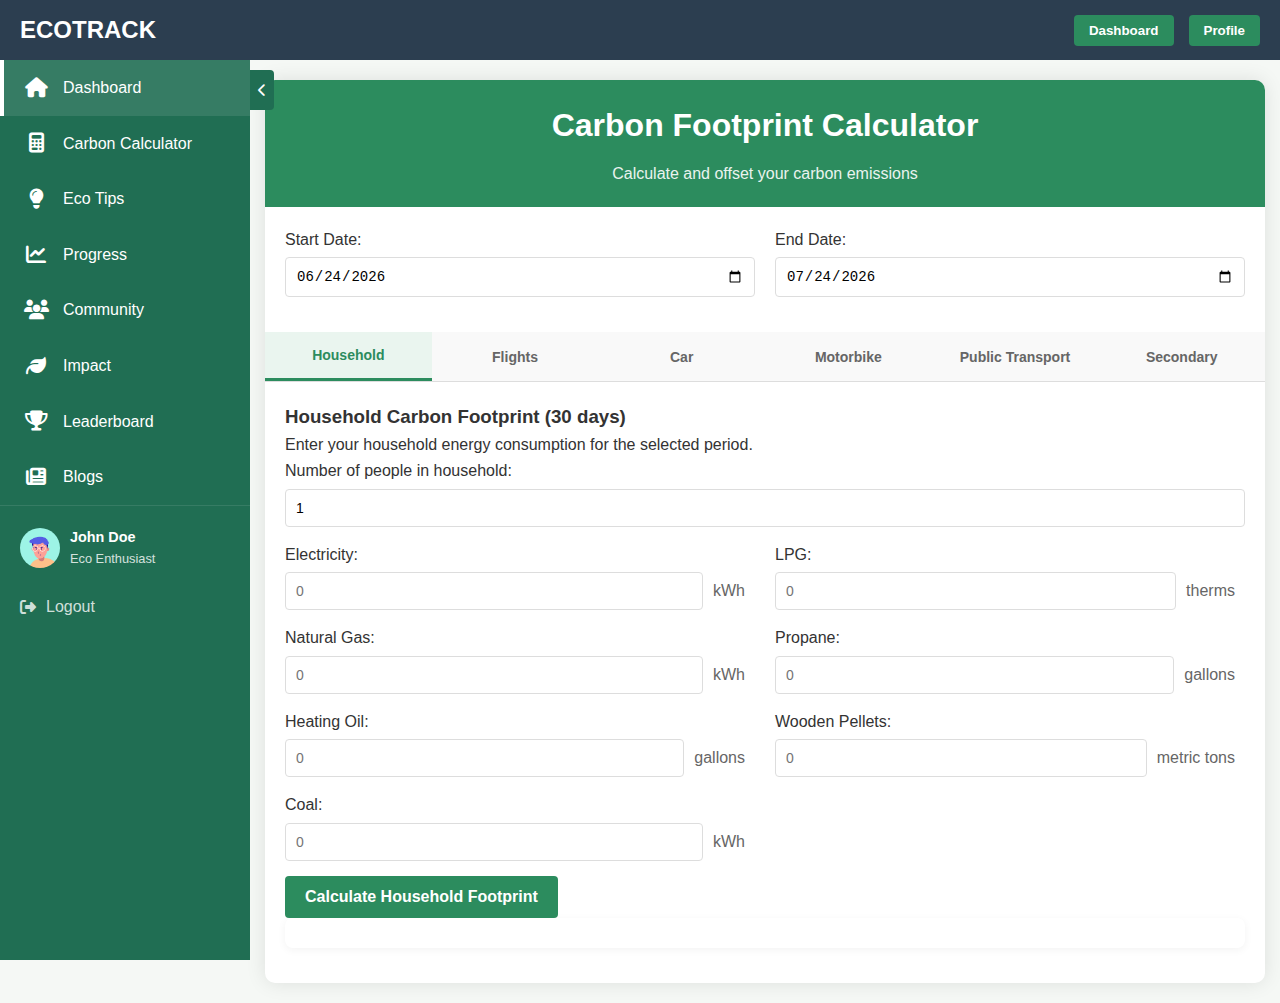
<file: calculator.html>
<!DOCTYPE html>
<html lang="en">
<head>
    <meta charset="UTF-8">
    <meta name="viewport" content="width=device-width, initial-scale=1.0">
    <title>Carbon Footprint Calculator | EcoTrack</title>
    <style>
        /* Basic reset and typography */
        * {
            margin: 0;
            padding: 0;
            box-sizing: border-box;
        }
        
        body {
            font-family: 'Segoe UI', Tahoma, Geneva, Verdana, sans-serif;
            line-height: 1.6;
            color: #333;
            background-color: #f5f8f5;
            padding: 0;
            margin: 0;
            display: flex;
        }
        
        /* Top Navigation Bar */
        .top-nav {
            position: fixed;
            top: 0;
            width: 100%;
            background-color: #2c3e50;
            color: white;
            padding: 10px 20px;
            z-index: 1000;
            display: flex;
            justify-content: space-between;
            align-items: center;
            height: 60px;
        }
        
        .logo-container {
            display: flex;
            align-items: center;
        }
        
        .logo {
            font-weight: bold;
            font-size: 24px;
            color: white;
            text-decoration: none;
            display: flex;
            align-items: center;
        }
        
        .logo img {
            height: 30px;
            margin-right: 10px;
        }
        
        .top-nav-buttons {
            display: flex;
            gap: 15px;
        }
        
        .top-nav-button {
            background-color: #2c8c5e;
            color: white;
            border: none;
            padding: 8px 15px;
            border-radius: 4px;
            cursor: pointer;
            font-weight: 600;
            transition: background-color 0.3s;
        }
        
        .top-nav-button:hover {
            background-color: #236e4a;
        }
        
        /* Sidebar */
        .sidebar {
            width: 250px;
            height: 100vh;
            background-color: #206e53;
            color: white;
            position: fixed;
            top: 60px;
            left: 0;
            overflow-y: auto;
            transition: transform 0.3s ease;
            z-index: 900;
        }
        
        .sidebar-toggle {
            position: fixed;
            top: 70px;
            left: 250px;
            background-color: #206e53;
            color: white;
            border: none;
            border-radius: 0 4px 4px 0;
            width: 24px;
            height: 40px;
            cursor: pointer;
            z-index: 901;
            transition: left 0.3s ease;
        }
        
        .sidebar-hidden {
            transform: translateX(-250px);
        }
        
        .toggle-hidden {
            left: 0;
        }
        
        .nav-item {
            display: flex;
            align-items: center;
            padding: 15px 20px;
            color: white;
            text-decoration: none;
            border-left: 4px solid transparent;
            transition: background-color 0.3s;
        }
        
        .nav-item:hover, .nav-item.active {
            background-color: rgba(255, 255, 255, 0.1);
            border-left-color: white;
        }
        
        .nav-item i {
            margin-right: 15px;
            font-size: 20px;
            width: 24px;
            text-align: center;
        }
        .sidebar-footer {
    padding: 20px;
    border-top: 1px solid rgba(255, 255, 255, 0.1);
}

.profile-link {
    display: flex;
    align-items: center;
    color: #fff;
    text-decoration: none;
    padding-bottom: 15px;
}

.profile-pic {
    width: 40px;
    height: 40px;
    border-radius: 50%;
    overflow: hidden;
    margin-right: 10px;
}

.profile-pic img {
    width: 100%;
    height: 100%;
    object-fit: cover;
}

.profile-info h3 {
    font-size: 0.9rem;
    font-weight: 600;
}

.profile-info p {
    font-size: 0.8rem;
    opacity: 0.8;
}

.logout {
    display: flex;
    align-items: center;
    color: rgba(255, 255, 255, 0.8);
    text-decoration: none;
    padding: 10px 0;
}

.logout i {
    margin-right: 10px;
}
        
        .user-role {
            font-size: 14px;
            opacity: 0.8;
        }
        
        /* Main Content */
        .main-content {
            flex: 1;
            padding-top: 60px;
            margin-left: 250px;
            transition: margin-left 0.3s ease;
        }
        
        .main-content.expanded {
            margin-left: 0;
        }
        
        .container {
            max-width: 1000px;
            margin: 20px auto;
            background-color: #fff;
            border-radius: 10px;
            box-shadow: 0 0 20px rgba(0, 0, 0, 0.1);
            overflow: hidden;
        }
        
        header {
            background-color: #2c8c5e;
            color: white;
            padding: 20px;
            text-align: center;
        }
        
        h1 {
            margin-bottom: 10px;
        }
        
        .subtitle {
            font-size: 16px;
            opacity: 0.9;
        }
        
        /* Tab Navigation */
        .tab-navigation {
            display: flex;
            border-bottom: 1px solid #ddd;
            background-color: #f9f9f9;
        }
        
        .tab-button {
            padding: 15px;
            border: none;
            background: none;
            cursor: pointer;
            font-size: 14px;
            font-weight: 600;
            color: #666;
            transition: all 0.3s;
            flex: 1;
            text-align: center;
        }
        
        .tab-button:hover {
            background-color: #eaf5ef;
            color: #2c8c5e;
        }
        
        .tab-button.active {
            color: #2c8c5e;
            border-bottom: 3px solid #2c8c5e;
            background-color: #eaf5ef;
        }
        
        /* Forms */
        .calculator-form {
            padding: 20px;
        }
        
        .form-group {
            margin-bottom: 15px;
        }
        
        label {
            display: block;
            margin-bottom: 5px;
            font-weight: 500;
        }
        
        input[type="number"],
        input[type="text"],
        input[type="date"],
        select {
            width: 100%;
            padding: 10px;
            border: 1px solid #ddd;
            border-radius: 4px;
            font-size: 14px;
        }
        
        .input-group {
            display: flex;
            align-items: center;
        }
        
        .input-group input {
            flex: 1;
        }
        
        .input-group span {
            padding: 0 10px;
            color: #666;
        }
        
        .button {
            background-color: #2c8c5e;
            color: white;
            border: none;
            padding: 12px 20px;
            font-size: 16px;
            border-radius: 4px;
            cursor: pointer;
            transition: background-color 0.3s;
            font-weight: 600;
        }
        
        .button:hover {
            background-color: #236e4a;
        }
        
        .secondary-button {
            background-color: #6c757d;
        }
        
        .secondary-button:hover {
            background-color: #545b62;
        }
        
        /* Results */
        #results {
            background-color: #f6f6f6;
            padding: 20px;
            border-top: 1px solid #ddd;
            display: none;
        }
        
        #results h2 {
            margin-bottom: 15px;
            color: #2c8c5e;
        }
        
        .result-card {
            background-color: white;
            padding: 15px;
            border-radius: 8px;
            box-shadow: 0 2px 8px rgba(0, 0, 0, 0.05);
            margin-bottom: 15px;
        }
        
        .result-card h4 {
            margin-bottom: 10px;
            color: #236e4a;
        }
        
        .summary-table {
            width: 100%;
            border-collapse: collapse;
            margin: 20px 0;
        }
        
        .summary-table th,
        .summary-table td {
            padding: 12px 15px;
            text-align: left;
            border-bottom: 1px solid #ddd;
        }
        
        .summary-table th {
            background-color: #f2f8f5;
            font-weight: 600;
            color: #236e4a;
        }
        
        .summary-table tr:last-child td {
            font-weight: bold;
            border-top: 2px solid #2c8c5e;
            background-color: #eaf5ef;
        }
        
        /* Carbon indicators */
        .low-carbon {
            color: #2c8c5e;
        }
        
        .medium-carbon {
            color: #e6a817;
        }
        
        .high-carbon {
            color: #dc3545;
        }
        
        /* Offset section */
        #offset-section {
            text-align: center;
            padding: 20px;
            background-color: #eaf5ef;
            border-top: 1px solid #ddd;
            display: none;
        }
        
        /* Responsive design */
        @media (max-width: 768px) {
            .tab-navigation {
                flex-wrap: wrap;
            }
            
            .tab-button {
                flex: 1 0 33.33%;
            }
            
            .sidebar {
                width: 100%;
                transform: translateY(-100%);
                top: 60px;
                height: calc(100vh - 60px);
            }
            
            .sidebar-hidden {
                transform: translateY(-100%);
            }
            
            .sidebar-toggle {
                top: auto;
                bottom: 20px;
                left: 20px;
                border-radius: 50%;
                width: 50px;
                height: 50px;
                display: flex;
                align-items: center;
                justify-content: center;
                box-shadow: 0 2px 10px rgba(0, 0, 0, 0.3);
            }
            
            .main-content {
                margin-left: 0;
            }
        }
        
        @media (max-width: 480px) {
            .tab-button {
                flex: 1 0 50%;
            }
            
            .input-group {
                flex-direction: column;
                align-items: flex-start;
            }
            
            .input-group span {
                margin: 5px 0;
            }
            
            .top-nav {
                padding: 10px;
            }
            
            .logo {
                font-size: 20px;
            }
            
            .top-nav-buttons {
                gap: 8px;
            }
            
            .top-nav-button {
                padding: 6px 10px;
                font-size: 12px;
            }
        }
        
        /* Two-column layout for desktop */
        @media (min-width: 768px) {
            .form-row {
                display: flex;
                gap: 20px;
            }
            
            .form-col {
                flex: 1;
            }
        }
    </style>
    <!-- Font Awesome CDN for icons -->
    <link rel="stylesheet" href="https://cdnjs.cloudflare.com/ajax/libs/font-awesome/6.4.0/css/all.min.css">
</head>
<body>
    <!-- Top Navigation Bar -->
    <div class="top-nav">
        <div class="logo-container">
            <a href="home.html" class="logo">
                <span>ECOTRACK</span>
            </a>
        </div>
        
        <div class="top-nav-buttons">
            <button class="top-nav-button" onclick="location.href='home.html'">Dashboard</button>
            <button class="top-nav-button" onclick="location.href='profile.html'">Profile</button>
        </div>
    </div>
    
    <!-- Sidebar Navigation -->
    <div class="sidebar" id="sidebar">
        <nav class="sidebar-nav">
            <a href="home.html" class="nav-item active">
                <i class="fas fa-home"></i>
                <span>Dashboard</span>
            </a>
            <a href="calculator.html" class="nav-item">
                <i class="fas fa-calculator"></i>
                <span>Carbon Calculator</span>
            </a>
            <a href="tips.html" class="nav-item">
                <i class="fas fa-lightbulb"></i>
                <span>Eco Tips</span>
            </a>
            <a href="visualization.html" class="nav-item">
                <i class="fas fa-chart-line"></i>
                <span>Progress</span>
            </a>
            <a href="community.html" class="nav-item">
                <i class="fas fa-users"></i>
                <span>Community</span>
            </a>
            <a href="impact.html" class="nav-item">
                <i class="fas fa-leaf"></i>
                <span>Impact</span>
            </a>
            <a href="leaderboard.html" class="nav-item">
                <i class="fas fa-trophy"></i>
                <span>Leaderboard</span>
            </a>
            <a href="blogs.html" class="nav-item">
                <i class="fas fa-newspaper"></i>
                <span>Blogs</span>
            </a>
        </nav>
        
        <div class="sidebar-footer">
            <a href="profile.html" class="profile-link">
                <div class="profile-pic">
                    <img src="user1.png" alt="Profile Picture">
                </div>
                <div class="profile-info">
                    <h3>John Doe</h3>
                    <p>Eco Enthusiast</p>
                </div>
            </a>
            <a href="logout.html" class="logout">
                <i class="fas fa-sign-out-alt"></i>
                <span>Logout</span>
            </a>
        </div>
    </div>
    
    <button class="sidebar-toggle" id="sidebar-toggle">
        <i class="fas fa-chevron-left" id="toggle-icon"></i>
    </button>
    
    <!-- Main Content -->
    <div class="main-content" id="main-content">
        <div class="container">
            <header>
                <h1>Carbon Footprint Calculator</h1>
                <p class="subtitle">Calculate and offset your carbon emissions</p>
            </header>
            
            <!-- Date range selection -->
            <div class="calculator-form" id="date-range">
                <div class="form-row">
                    <div class="form-col">
                        <div class="form-group">
                            <label for="start-date">Start Date:</label>
                            <input type="date" id="start-date" name="start-date">
                        </div>
                    </div>
                    <div class="form-col">
                        <div class="form-group">
                            <label for="end-date">End Date:</label>
                            <input type="date" id="end-date" name="end-date">
                        </div>
                    </div>
                </div>
            </div>
            
            <!-- Tab Navigation -->
            <div class="tab-navigation">
                <button class="tab-button active" onclick="showTab('household')">Household</button>
                <button class="tab-button" onclick="showTab('flights')">Flights</button>
                <button class="tab-button" onclick="showTab('car')">Car</button>
                <button class="tab-button" onclick="showTab('motorbike')">Motorbike</button>
                <button class="tab-button" onclick="showTab('public')">Public Transport</button>
                <button class="tab-button" onclick="showTab('secondary')">Secondary</button>
            </div>
            
            <!-- Household Calculator -->
            <div class="calculator-form" id="household">
                <h3>Household Carbon Footprint (30 days)</h3>
                <p>Enter your household energy consumption for the selected period.</p>
                
                <div class="form-group">
                    <label for="household-people">Number of people in household:</label>
                    <input type="number" id="household-people" name="household-people" value="1" min="1">
                </div>
                
                <div class="form-row">
                    <div class="form-col">
                        <div class="form-group">
                            <label for="electricity">Electricity:</label>
                            <div class="input-group">
                                <input type="number" id="electricity" name="electricity" placeholder="0">
                                <span>kWh</span>
                            </div>
                        </div>
                        
                        <div class="form-group">
                            <label for="natural-gas">Natural Gas:</label>
                            <div class="input-group">
                                <input type="number" id="natural-gas" name="natural-gas" placeholder="0">
                                <span>kWh</span>
                            </div>
                        </div>
                        
                        <div class="form-group">
                            <label for="heating-oil">Heating Oil:</label>
                            <div class="input-group">
                                <input type="number" id="heating-oil" name="heating-oil" placeholder="0">
                                <span>gallons</span>
                            </div>
                        </div>
                        
                        <div class="form-group">
                            <label for="coal">Coal:</label>
                            <div class="input-group">
                                <input type="number" id="coal" name="coal" placeholder="0">
                                <span>kWh</span>
                            </div>
                        </div>
                    </div>
                    
                    <div class="form-col">
                        <div class="form-group">
                            <label for="lpg">LPG:</label>
                            <div class="input-group">
                                <input type="number" id="lpg" name="lpg" placeholder="0">
                                <span>therms</span>
                            </div>
                        </div>
                        
                        <div class="form-group">
                            <label for="propane">Propane:</label>
                            <div class="input-group">
                                <input type="number" id="propane" name="propane" placeholder="0">
                                <span>gallons</span>
                            </div>
                        </div>
                        
                        <div class="form-group">
                            <label for="wooden-pellets">Wooden Pellets:</label>
                            <div class="input-group">
                                <input type="number" id="wooden-pellets" name="wooden-pellets" placeholder="0">
                                <span>metric tons</span>
                            </div>
                        </div>
                    </div>
                </div>
                
                <button class="button" onclick="calculateHousehold()">Calculate Household Footprint</button>
                
                <div id="household-result" class="result-card"></div>
            </div>
            
            <!-- Flights Calculator -->
            <div class="calculator-form" id="flights">
                <h3>Flights Carbon Footprint (30 days)</h3>
                <p>Enter your flight details for the selected period.</p>
                
                <div class="form-row">
                    <div class="form-col">
                        <div class="form-group">
                            <label for="flights-from">From (airport code):</label>
                            <input type="text" id="flights-from" name="flights-from" placeholder="e.g., LHR">
                        </div>
                        
                        <div class="form-group">
                            <label for="flights-to">To (airport code):</label>
                            <input type="text" id="flights-to" name="flights-to" placeholder="e.g., JFK">
                        </div>
                    </div>
                    
                    <div class="form-col">
                        <div class="form-group">
                            <label for="flights-via">Via (optional):</label>
                            <input type="text" id="flights-via" name="flights-via" placeholder="e.g., CDG">
                        </div>
                        
                        <div class="form-group">
                            <label for="flights-class">Travel Class:</label>
                            <select id="flights-class" name="flights-class">
                                <option value="economy">Economy</option>
                                <option value="business">Business</option>
                                <option value="first">First</option>
                            </select>
                        </div>
                    </div>
                </div>
                
                <div class="form-row">
                    <div class="form-col">
                        <div class="form-group">
                            <label for="flights-trips">Number of round trips:</label>
                            <input type="number" id="flights-trips" name="flights-trips" value="1" min="1">
                        </div>
                    </div>
                    
                    <div class="form-col">
                        <div class="form-group">
                            <label>
                                <input type="checkbox" id="flights-radiative" checked>
                                Include radiative forcing (non-CO2 effects)
                            </label>
                        </div>
                    </div>
                </div>
                
                <button class="button" onclick="calculateFlights()">Calculate Flight Footprint</button>
                
                <div id="flights-result" class="result-card"></div>
            </div>
            
            <!-- Car Calculator -->
            <div class="calculator-form" id="car">
                <h3>Car Carbon Footprint (30 days)</h3>
                <p>Enter your car usage for the selected period.</p>
                
                <div class="form-row">
                    <div class="form-col">
                        <div class="form-group">
                            <label for="car-mileage">Total Mileage:</label>
                            <div class="input-group">
                                <input type="number" id="car-mileage" name="car-mileage" placeholder="0">
                                <span>miles</span>
                            </div>
                        </div>
                    </div>
                    
                    <div class="form-col">
                        <div class="form-group">
                            <label for="car-vehicle">Vehicle Type:</label>
                            <select id="car-vehicle" name="car-vehicle">
                                <option value="manual">Enter efficiency manually</option>
                                <!-- JS will populate this -->
                            </select>
                        </div>
                    </div>
                </div>
                
                <div class="form-group">
                    <label for="car-efficiency">Fuel Efficiency:</label>
                    <div class="input-group">
                        <input type="number" id="car-efficiency" name="car-efficiency" placeholder="Enter MPG">
                        <span>mpg</span>
                    </div>
                </div>
                
                <button class="button" onclick="calculateCar()">Calculate Car Footprint</button>
                
                <div id="car-result" class="result-card"></div>
            </div>
            
            <!-- Motorbike Calculator -->
            <div class="calculator-form" id="motorbike">
                <h3>Motorbike Carbon Footprint (30 days)</h3>
                <p>Enter your motorbike usage for the selected period.</p>
                
                <div class="form-row">
                    <div class="form-col">
                        <div class="form-group">
                            <label for="motorbike-mileage">Total Mileage:</label>
                            <div class="input-group">
                                <input type="number" id="motorbike-mileage" name="motorbike-mileage" placeholder="0">
                                <span>miles</span>
                            </div>
                        </div>
                    </div>
                    
                    <div class="form-col">
                        <div class="form-group">
                            <label for="motorbike-type">Motorbike Type:</label>
                            <select id="motorbike-type" name="motorbike-type">
                                <option value="manual">Enter efficiency manually</option>
                                <!-- JS will populate this -->
                            </select>
                        </div>
                    </div>
                </div>
                
                <div class="form-group">
                    <label for="motorbike-efficiency">Fuel Efficiency:</label>
                    <div class="input-group">
                        <input type="number" id="motorbike-efficiency" name="motorbike-efficiency" placeholder="Enter MPG">
                        <span>mpg</span>
                    </div>
                </div>
                
                <button class="button" onclick="calculateMotorbike()">Calculate Motorbike Footprint</button>
                
                <div id="motorbike-result" class="result-card"></div>
            </div>
            
            <!-- Public Transport Calculator -->
            <div class="calculator-form" id="public">
                <h3>Public Transport Carbon Footprint (30 days)</h3>
                <p>Enter your public transport usage for the selected period.</p>
                
                <div class="form-row">
                    <div class="form-col">
                        <div class="form-group">
                            <label for="bus">Bus:</label>
                            <div class="input-group">
                                <input type="number" id="bus" name="bus" placeholder="0">
                                <span>miles</span>
                            </div>
                        </div>
                        
                        <div class="form-group">
                            <label for="coach">Coach:</label>
                            <div class="input-group">
                                <input type="number" id="coach" name="coach" placeholder="0">
                                <span>miles</span>
                            </div>
                        </div>
                        
                        <div class="form-group">
                            <label for="local-train">Local Train:</label>
                            <div class="input-group">
                                <input type="number" id="local-train" name="local-train" placeholder="0">
                                <span>miles</span>
                            </div>
                        </div>
                        
                        <div class="form-group">
                            <label for="long-distance-train">Long Distance Train:</label>
                            <div class="input-group">
                                <input type="number" id="long-distance-train" name="long-distance-train" placeholder="0">
                                <span>miles</span>
                            </div>
                        </div>
                    </div>
                    
                    <div class="form-col">
                        <div class="form-group">
                            <label for="tram">Tram:</label>
                            <div class="input-group">
                                <input type="number" id="tram" name="tram" placeholder="0">
                                <span>miles</span>
                            </div>
                        </div>
                        
                        <div class="form-group">
                            <label for="subway">Subway:</label>
                            <div class="input-group">
                                <input type="number" id="subway" name="subway" placeholder="0">
                                <span>miles</span>
                            </div>
                        </div>
                        
                        <div class="form-group">
                            <label for="taxi">Taxi:</label>
                            <div class="input-group">
                                <input type="number" id="taxi" name="taxi" placeholder="0">
                                <span>miles</span>
                            </div>
                        </div>
                    </div>
                </div>
                
                <button class="button" onclick="calculatePublic()">Calculate Public Transport Footprint</button>
                
                <div id="public-result" class="result-card"></div>
            </div>
            
            <!-- Secondary Footprint Calculator -->
            <div class="calculator-form" id="secondary">
                <h3>Secondary Carbon Footprint (30 days)</h3>
                <p>Enter your spending in each category for the selected period.</p>
                
                <div class="form-row">
                    <div class="form-col">
                        <div class="form-group">
                            <label for="food">Food & Drink:</label>
                            <div class="input-group">
                                <input type="number" id="food" name="food" placeholder="0">
                                <span>$</span>
                            </div>
                        </div>
                        
                        <div class="form-group">
                            <label for="pharmaceuticals">Pharmaceuticals:</label>
                            <div class="input-group">
                                <input type="number" id="pharmaceuticals" name="pharmaceuticals" placeholder="0">
                                <span>$</span>
                            </div>
                        </div>
                        
                        <div class="form-group">
                            <label for="clothes">Clothes:</label>
                            <div class="input-group">
                                <input type="number" id="clothes" name="clothes" placeholder="0">
                                <span>$</span>
                            </div>
                        </div>
                        
                        <div class="form-group">
                            <label for="paper">Paper Products:</label>
                            <div class="input-group">
                                <input type="number" id="paper" name="paper" placeholder="0">
                                <span>$</span>
                            </div>
                        </div>
                        
                        <div class="form-group">
                            <label for="computers">Computers & Tech:</label>
                            <div class="input-group">
                                <input type="number" id="computers" name="computers" placeholder="0">
                                <span>$</span>
                            </div>
                        </div>
                        
                        <div class="form-group">
                            <label for="tv">TV & Electronics:</label>
                            <div class="input-group">
                                <input type="number" id="tv" name="tv" placeholder="0">
                                <span>$</span>
                            </div>
                        </div>
                        
                        <div class="form-group">
                            <label for="vehicles">Vehicles & Parts:</label>
                            <div class="input-group">
                                <input type="number" id="vehicles" name="vehicles" placeholder="0">
                                <span>$</span>
                            </div>
                        </div>
                    </div>
                    
                    <div class="form-col">
                        <div class="form-group">
                            <label for="furniture">Furniture:</label>
                            <div class="input-group">
                                <input type="number" id="furniture" name="furniture" placeholder="0">
<span>$</span>
</div>
</div>

<div class="form-group">
    <label for="hotels">Hotels & Accommodation:</label>
    <div class="input-group">
        <input type="number" id="hotels" name="hotels" placeholder="0">
        <span>$</span>
    </div>
</div>

<div class="form-group">
    <label for="restaurants">Restaurants & Cafes:</label>
    <div class="input-group">
        <input type="number" id="restaurants" name="restaurants" placeholder="0">
        <span>$</span>
    </div>
</div>

<div class="form-group">
    <label for="recreation">Recreation & Entertainment:</label>
    <div class="input-group">
        <input type="number" id="recreation" name="recreation" placeholder="0">
        <span>$</span>
    </div>
</div>

<div class="form-group">
    <label for="financial">Financial Services:</label>
    <div class="input-group">
        <input type="number" id="financial" name="financial" placeholder="0">
        <span>$</span>
    </div>
</div>

<div class="form-group">
    <label for="other">Other Purchases:</label>
    <div class="input-group">
        <input type="number" id="other" name="other" placeholder="0">
        <span>$</span>
    </div>
</div>
</div>
</div>

<button class="button" onclick="calculateSecondary()">Calculate Secondary Footprint</button>

<div id="secondary-result" class="result-card"></div>
</div>

<!-- Results Section -->
<div id="results">
    <h2>Your Carbon Footprint Results</h2>
    
    <div class="result-card">
        <h4>Summary</h4>
        <table class="summary-table">
            <thead>
                <tr>
                    <th>Category</th>
                    <th>CO2e (kg)</th>
                    <th>Percentage</th>
                </tr>
            </thead>
            <tbody id="summary-tbody">
                <!-- Will be populated by JavaScript -->
            </tbody>
        </table>
    </div>
    
    <div class="result-card">
        <h4>Your Impact</h4>
        <p>Your total carbon footprint is <span id="total-carbon" class="high-carbon">--</span> kg CO2e per month.</p>
        <p>This is equivalent to <span id="trees-equivalent">--</span> trees needed to offset your emissions.</p>
        <p id="comparison-text">--</p>
    </div>
    
    <button class="button" onclick="showOffsetSection()">Offset Your Carbon Footprint</button>
</div>

<!-- Offset Section -->
<div id="offset-section">
    <h2>Offset Your Carbon Footprint</h2>
    <p>You can offset your carbon footprint by supporting certified carbon offset projects.</p>
    
    <div class="result-card">
        <h4>Recommended Offset</h4>
        <p>To offset your monthly footprint of <span id="offset-amount">--</span> kg CO2e:</p>
        <p>Estimated cost: <strong>$<span id="offset-cost">--</span></strong></p>
        
        <div style="margin: 20px 0;">
            <button class="button" onclick="proceedToOffset()">Proceed to Offset</button>
            <button class="button secondary-button" onclick="hideOffsetSection()">Not Now</button>
        </div>
    </div>
</div>
</div>
</div>

<script>
// Variables to store carbon footprint data
let carbonData = {
    household: 0,
    flights: 0,
    car: 0,
    motorbike: 0,
    public: 0,
    secondary: 0
};

// Set default dates
document.addEventListener('DOMContentLoaded', function() {
    const today = new Date();
    const thirtyDaysAgo = new Date();
    thirtyDaysAgo.setDate(today.getDate() - 30);
    
    document.getElementById('start-date').value = formatDate(thirtyDaysAgo);
    document.getElementById('end-date').value = formatDate(today);
    
    // Show initial tab (household)
    showTab('household');
    
    // Populate vehicle types
    populateVehicleTypes();
});

// Format date as YYYY-MM-DD
function formatDate(date) {
    const year = date.getFullYear();
    const month = String(date.getMonth() + 1).padStart(2, '0');
    const day = String(date.getDate()).padStart(2, '0');
    return `${year}-${month}-${day}`;
}

// Show selected tab
function showTab(tabId) {
    // Hide all calculator forms
    document.querySelectorAll('.calculator-form').forEach(form => {
        if (form.id !== 'date-range') {
            form.style.display = 'none';
        }
    });
    
    // Show selected form
    document.getElementById(tabId).style.display = 'block';
    
    // Update active tab button
    document.querySelectorAll('.tab-button').forEach(button => {
        button.classList.remove('active');
    });
    document.querySelector(`.tab-button[onclick="showTab('${tabId}')"]`).classList.add('active');
}

// Populate vehicle types
function populateVehicleTypes() {
    const carTypes = [
        { value: 'small-petrol', label: 'Small car (petrol)' },
        { value: 'medium-petrol', label: 'Medium car (petrol)' },
        { value: 'large-petrol', label: 'Large car (petrol)' },
        { value: 'small-diesel', label: 'Small car (diesel)' },
        { value: 'medium-diesel', label: 'Medium car (diesel)' },
        { value: 'large-diesel', label: 'Large car (diesel)' },
        { value: 'hybrid', label: 'Hybrid car' },
        { value: 'phev', label: 'Plug-in hybrid (PHEV)' },
        { value: 'electric', label: 'Electric car (EV)' }
    ];
    
    const motorbikeTypes = [
        { value: 'small-motorbike', label: 'Small motorbike (up to 125cc)' },
        { value: 'medium-motorbike', label: 'Medium motorbike (125-500cc)' },
        { value: 'large-motorbike', label: 'Large motorbike (over 500cc)' }
    ];
    
    // Populate car select
    const carSelect = document.getElementById('car-vehicle');
    carTypes.forEach(type => {
        const option = document.createElement('option');
        option.value = type.value;
        option.textContent = type.label;
        carSelect.appendChild(option);
    });
    
    // Populate motorbike select
    const motorbikeSelect = document.getElementById('motorbike-type');
    motorbikeTypes.forEach(type => {
        const option = document.createElement('option');
        option.value = type.value;
        option.textContent = type.label;
        motorbikeSelect.appendChild(option);
    });
}

// Calculate household carbon footprint
function calculateHousehold() {
    const people = parseFloat(document.getElementById('household-people').value) || 1;
    const electricity = parseFloat(document.getElementById('electricity').value) || 0;
    const naturalGas = parseFloat(document.getElementById('natural-gas').value) || 0;
    const heatingOil = parseFloat(document.getElementById('heating-oil').value) || 0;
    const coal = parseFloat(document.getElementById('coal').value) || 0;
    const lpg = parseFloat(document.getElementById('lpg').value) || 0;
    const propane = parseFloat(document.getElementById('propane').value) || 0;
    const woodenPellets = parseFloat(document.getElementById('wooden-pellets').value) || 0;
    
    // Carbon factors (kg CO2e per unit)
    const factors = {
        electricity: 0.42, // kg CO2e per kWh
        naturalGas: 0.2,   // kg CO2e per kWh
        heatingOil: 10.15, // kg CO2e per gallon
        coal: 0.36,        // kg CO2e per kWh
        lpg: 6.44,         // kg CO2e per therm
        propane: 5.74,     // kg CO2e per gallon
        woodenPellets: 109.6 // kg CO2e per metric ton
    };
    
    // Calculate carbon footprint
    const footprint = (
        electricity * factors.electricity +
        naturalGas * factors.naturalGas +
        heatingOil * factors.heatingOil +
        coal * factors.coal +
        lpg * factors.lpg +
        propane * factors.propane +
        woodenPellets * factors.woodenPellets
    ) / people;
    
    // Round to 2 decimal places
    carbonData.household = Math.round(footprint * 100) / 100;
    
    // Display result
    const resultElement = document.getElementById('household-result');
    resultElement.innerHTML = `
        <h4>Household Footprint Result</h4>
        <p>Your household carbon footprint is <strong class="${getCarbonClass(carbonData.household)}">${carbonData.household} kg CO2e</strong> per person per month.</p>
    `;
    
    // Show results section
    updateResults();
}

// Calculate flights carbon footprint
function calculateFlights() {
    // In a real app, this would call an API to calculate flight distances
    // For this demo, we'll use a simplified calculation
    
    const trips = parseFloat(document.getElementById('flights-trips').value) || 0;
    const travelClass = document.getElementById('flights-class').value;
    const includeRadiative = document.getElementById('flights-radiative').checked;
    
    // Assume an average flight distance of 2000 miles per trip
    const distance = 2000 * trips * 2; // Round trip
    
    // Class factors
    const classFactor = {
        economy: 1,
        business: 2.2,
        first: 4
    };
    
    // Base emissions factor (kg CO2e per mile)
    let emissionFactor = 0.18;
    
    // Apply radiative forcing factor if selected
    if (includeRadiative) {
        emissionFactor *= 1.9;
    }
    
    // Calculate carbon footprint
    const footprint = distance * emissionFactor * classFactor[travelClass];
    
    // Round to 2 decimal places
    carbonData.flights = Math.round(footprint * 100) / 100;
    
    // Display result
    const resultElement = document.getElementById('flights-result');
    resultElement.innerHTML = `
        <h4>Flight Footprint Result</h4>
        <p>Your flight carbon footprint is <strong class="${getCarbonClass(carbonData.flights)}">${carbonData.flights} kg CO2e</strong> per month.</p>
    `;
    
    // Show results section
    updateResults();
}

// Calculate car carbon footprint
function calculateCar() {
    const mileage = parseFloat(document.getElementById('car-mileage').value) || 0;
    const vehicleType = document.getElementById('car-vehicle').value;
    const efficiency = parseFloat(document.getElementById('car-efficiency').value) || 0;
    
    // Emission factors (kg CO2e per mile)
    const factors = {
        'small-petrol': 0.26,
        'medium-petrol': 0.32,
        'large-petrol': 0.45,
        'small-diesel': 0.24,
        'medium-diesel': 0.28,
        'large-diesel': 0.36,
        'hybrid': 0.18,
        'phev': 0.14,
        'electric': 0.07,
        'manual': 0 // Will be calculated based on efficiency
    };
    
    let footprint;
    
    if (vehicleType === 'manual' && efficiency > 0) {
        // Calculate based on user-provided efficiency
        // Average gas emissions: 8.78 kg CO2e per gallon
        footprint = mileage * (8.78 / efficiency);
    } else {
        footprint = mileage * factors[vehicleType];
    }
    
    // Round to 2 decimal places
    carbonData.car = Math.round(footprint * 100) / 100;
    
    // Display result
    const resultElement = document.getElementById('car-result');
    resultElement.innerHTML = `
        <h4>Car Footprint Result</h4>
        <p>Your car carbon footprint is <strong class="${getCarbonClass(carbonData.car)}">${carbonData.car} kg CO2e</strong> per month.</p>
    `;
    
    // Show results section
    updateResults();
}

// Calculate motorbike carbon footprint
function calculateMotorbike() {
    const mileage = parseFloat(document.getElementById('motorbike-mileage').value) || 0;
    const motorbikeType = document.getElementById('motorbike-type').value;
    const efficiency = parseFloat(document.getElementById('motorbike-efficiency').value) || 0;
    
    // Emission factors (kg CO2e per mile)
    const factors = {
        'small-motorbike': 0.09,
        'medium-motorbike': 0.12,
        'large-motorbike': 0.16,
        'manual': 0 // Will be calculated based on efficiency
    };
    
    let footprint;
    
    if (motorbikeType === 'manual' && efficiency > 0) {
        // Calculate based on user-provided efficiency
        // Average gas emissions: 8.78 kg CO2e per gallon
        footprint = mileage * (8.78 / efficiency);
    } else {
        footprint = mileage * factors[motorbikeType];
    }
    
    // Round to 2 decimal places
    carbonData.motorbike = Math.round(footprint * 100) / 100;
    
    // Display result
    const resultElement = document.getElementById('motorbike-result');
    resultElement.innerHTML = `
        <h4>Motorbike Footprint Result</h4>
        <p>Your motorbike carbon footprint is <strong class="${getCarbonClass(carbonData.motorbike)}">${carbonData.motorbike} kg CO2e</strong> per month.</p>
    `;
    
    // Show results section
    updateResults();
}

// Calculate public transport carbon footprint
function calculatePublic() {
    const bus = parseFloat(document.getElementById('bus').value) || 0;
    const coach = parseFloat(document.getElementById('coach').value) || 0;
    const localTrain = parseFloat(document.getElementById('local-train').value) || 0;
    const longDistanceTrain = parseFloat(document.getElementById('long-distance-train').value) || 0;
    const tram = parseFloat(document.getElementById('tram').value) || 0;
    const subway = parseFloat(document.getElementById('subway').value) || 0;
    const taxi = parseFloat(document.getElementById('taxi').value) || 0;
    
    // Emission factors (kg CO2e per mile)
    const factors = {
        bus: 0.10,
        coach: 0.03,
        localTrain: 0.04,
        longDistanceTrain: 0.06,
        tram: 0.03,
        subway: 0.03,
        taxi: 0.21
    };
    
    // Calculate carbon footprint
    const footprint = (
        bus * factors.bus +
        coach * factors.coach +
        localTrain * factors.localTrain +
        longDistanceTrain * factors.longDistanceTrain +
        tram * factors.tram +
        subway * factors.subway +
        taxi * factors.taxi
    );
    
    // Round to 2 decimal places
    carbonData.public = Math.round(footprint * 100) / 100;
    
    // Display result
    const resultElement = document.getElementById('public-result');
    resultElement.innerHTML = `
        <h4>Public Transport Footprint Result</h4>
        <p>Your public transport carbon footprint is <strong class="${getCarbonClass(carbonData.public)}">${carbonData.public} kg CO2e</strong> per month.</p>
    `;
    
    // Show results section
    updateResults();
}

// Calculate secondary carbon footprint
function calculateSecondary() {
    const food = parseFloat(document.getElementById('food').value) || 0;
    const pharmaceuticals = parseFloat(document.getElementById('pharmaceuticals').value) || 0;
    const clothes = parseFloat(document.getElementById('clothes').value) || 0;
    const paper = parseFloat(document.getElementById('paper').value) || 0;
    const computers = parseFloat(document.getElementById('computers').value) || 0;
    const tv = parseFloat(document.getElementById('tv').value) || 0;
    const vehicles = parseFloat(document.getElementById('vehicles').value) || 0;
    const furniture = parseFloat(document.getElementById('furniture').value) || 0;
    const hotels = parseFloat(document.getElementById('hotels').value) || 0;
    const restaurants = parseFloat(document.getElementById('restaurants').value) || 0;
    const recreation = parseFloat(document.getElementById('recreation').value) || 0;
    const financial = parseFloat(document.getElementById('financial').value) || 0;
    const other = parseFloat(document.getElementById('other').value) || 0;
    
    // Emission factors (kg CO2e per $)
    const factors = {
        food: 0.4,
        pharmaceuticals: 0.3,
        clothes: 0.5,
        paper: 0.3,
        computers: 0.6,
        tv: 0.7,
        vehicles: 0.5,
        furniture: 0.4,
        hotels: 0.3,
        restaurants: 0.5,
        recreation: 0.2,
        financial: 0.1,
        other: 0.25
    };
    
    // Calculate carbon footprint
    const footprint = (
        food * factors.food +
        pharmaceuticals * factors.pharmaceuticals +
        clothes * factors.clothes +
        paper * factors.paper +
        computers * factors.computers +
        tv * factors.tv +
        vehicles * factors.vehicles +
        furniture * factors.furniture +
        hotels * factors.hotels +
        restaurants * factors.restaurants +
        recreation * factors.recreation +
        financial * factors.financial +
        other * factors.other
    );
    
    // Round to 2 decimal places
    carbonData.secondary = Math.round(footprint * 100) / 100;
    
    // Display result
    const resultElement = document.getElementById('secondary-result');
    resultElement.innerHTML = `
        <h4>Secondary Footprint Result</h4>
        <p>Your secondary carbon footprint is <strong class="${getCarbonClass(carbonData.secondary)}">${carbonData.secondary} kg CO2e</strong> per month.</p>
    `;
    
    // Show results section
    updateResults();
}

// Update results section
function updateResults() {
    // Calculate total carbon footprint
    const total = Object.values(carbonData).reduce((sum, value) => sum + value, 0);
    
    // Show results section
    document.getElementById('results').style.display = 'block';
    
    // Update summary table
    const summaryTbody = document.getElementById('summary-tbody');
    summaryTbody.innerHTML = '';
    
    // Add rows for each category
    for (const [category, value] of Object.entries(carbonData)) {
        if (value > 0) {
            const percentage = (value / total * 100).toFixed(1);
            const row = document.createElement('tr');
            row.innerHTML = `
                <td>${capitalizeFirstLetter(category)}</td>
                <td>${value.toFixed(2)}</td>
                <td>${percentage}%</td>
            `;
            summaryTbody.appendChild(row);
        }
    }
    
    // Add total row
    const totalRow = document.createElement('tr');
    totalRow.innerHTML = `
        <td>Total</td>
        <td>${total.toFixed(2)}</td>
        <td>100%</td>
    `;
    summaryTbody.appendChild(totalRow);
    
    // Update impact section
    document.getElementById('total-carbon').textContent = total.toFixed(2);
    document.getElementById('total-carbon').className = getCarbonClass(total);
    
    // Calculate trees equivalent (roughly 20 kg CO2 per tree per month)
    const treesNeeded = Math.ceil(total / 20);
    document.getElementById('trees-equivalent').textContent = treesNeeded;
    
    // Update comparison text
    const avgMonthlyFootprint = 850; // kg CO2e
    const percentDifference = ((total - avgMonthlyFootprint) / avgMonthlyFootprint * 100).toFixed(1);
    
    let comparisonText;
    if (total < avgMonthlyFootprint) {
        comparisonText = `Your footprint is ${Math.abs(percentDifference)}% lower than the average person's monthly footprint.`;
    } else if (total > avgMonthlyFootprint) {
        comparisonText = `Your footprint is ${percentDifference}% higher than the average person's monthly footprint.`;
    } else {
        comparisonText = `Your footprint is the same as the average person's monthly footprint.`;
    }
    
    document.getElementById('comparison-text').textContent = comparisonText;
    
    // Update offset section
    document.getElementById('offset-amount').textContent = total.toFixed(2);
    
    // Estimate offset cost ($10 per metric ton or $0.01 per kg)
    const offsetCost = (total * 0.01).toFixed(2);
    document.getElementById('offset-cost').textContent = offsetCost;
}

// Show offset section
function showOffsetSection() {
    document.getElementById('offset-section').style.display = 'block';
    document.getElementById('offset-section').scrollIntoView({ behavior: 'smooth' });
}

// Hide offset section
function hideOffsetSection() {
    document.getElementById('offset-section').style.display = 'none';
}

// Proceed to offset (would link to payment provider in real app)
function proceedToOffset() {
    alert('This would redirect to a payment provider in a real application.');
}

// Helper functions
function capitalizeFirstLetter(string) {
    return string.charAt(0).toUpperCase() + string.slice(1);
}

function getCarbonClass(value) {
    if (value < 100) {
        return 'low-carbon';
    } else if (value < 500) {
        return 'medium-carbon';
    } else {
        return 'high-carbon';
    }
}

// Sidebar toggle functionality
document.getElementById('sidebar-toggle').addEventListener('click', function() {
    const sidebar = document.getElementById('sidebar');
    const mainContent = document.getElementById('main-content');
    const toggleIcon = document.getElementById('toggle-icon');
    
    sidebar.classList.toggle('sidebar-hidden');
    mainContent.classList.toggle('expanded');
    this.classList.toggle('toggle-hidden');
    
    if (sidebar.classList.contains('sidebar-hidden')) {
        toggleIcon.className = 'fas fa-chevron-right';
    } else {
        toggleIcon.className = 'fas fa-chevron-left';
    }
});
</script>
</body>
</html>
</file>
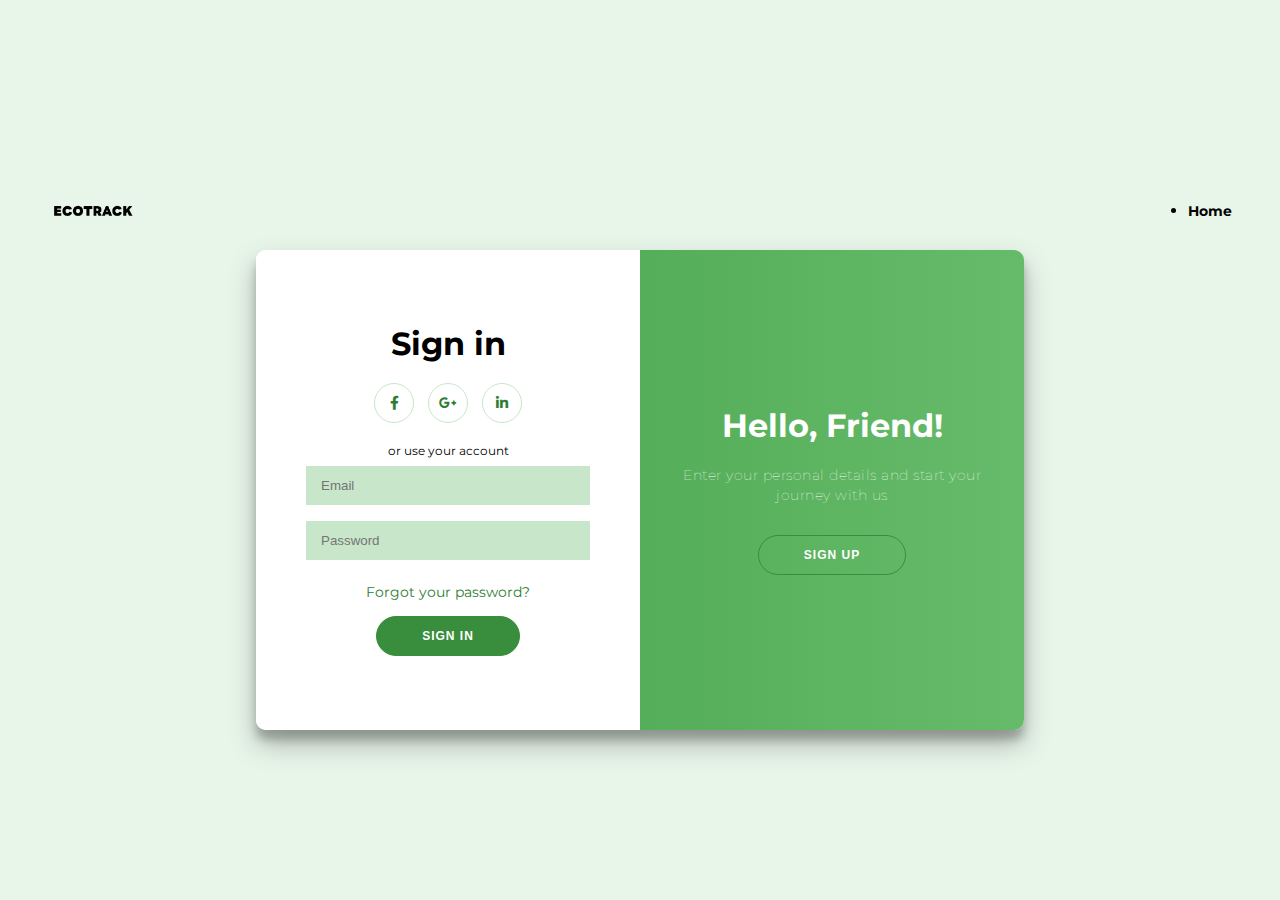
<file: signup.html>
<!DOCTYPE html>
<html lang="en">
<head>
  <meta charset="UTF-8">
  <title>Double Slider Sign in/up Form</title>
  <link rel='stylesheet' href='https://cdnjs.cloudflare.com/ajax/libs/font-awesome/5.14.0/css/all.min.css'>
  <link rel="stylesheet" href="./stylesssss.css">
</head>
<body>
    <header>
        <nav>
            <a href="index.html" class="logo-link">
                <img src="EcoTrackBlack.png" alt="EcoTrack Logo" class="logo">
            </a>
            <ul class="nav-links">
                <li><a href="index.html">Home</a></li>
            </ul>
        </nav>
    </header>
    
    <div class="container" id="container">
        <div class="form-container sign-up-container">
            <form id="signUpForm">
                <h1>Create Account</h1>
                <div class="social-container">
                    <a href="#" class="social"><i class="fab fa-facebook-f"></i></a>
                    <a href="#" class="social"><i class="fab fa-google-plus-g"></i></a>
                    <a href="#" class="social"><i class="fab fa-linkedin-in"></i></a>
                </div>
                <span>or use your email for registration</span>
                <input type="text" placeholder="Name" />
                <input type="email" placeholder="Email" />
                <input type="password" placeholder="Password" />
                <button type="button" id="signUpButton">Sign Up</button>
            </form>
        </div>
        
        <div class="form-container sign-in-container">
            <form id="signInForm">
                <h1>Sign in</h1>
                <div class="social-container">
                    <a href="#" class="social"><i class="fab fa-facebook-f"></i></a>
                    <a href="#" class="social"><i class="fab fa-google-plus-g"></i></a>
                    <a href="#" class="social"><i class="fab fa-linkedin-in"></i></a>
                </div>
                <span>or use your account</span>
                <input type="email" placeholder="Email" />
                <input type="password" placeholder="Password" />
                <a href="#">Forgot your password?</a>
                <button type="button" id="signInButton">Sign In</button>
            </form>
        </div>
        
        <div class="overlay-container">
            <div class="overlay">
                <div class="overlay-panel overlay-left">
                    <h1>Welcome Back!</h1>
                    <p>To keep connected with us please login with your personal info</p>
                    <button class="ghost" id="signInOverlayButton">Sign In</button>
                </div>
                <div class="overlay-panel overlay-right">
                    <h1>Hello, Friend!</h1>
                    <p>Enter your personal details and start your journey with us</p>
                    <button class="ghost" id="signUpOverlayButton">Sign Up</button>
                </div>
            </div>
        </div>
    </div>
    
    <script src="./script.js"></script>
</body>
</html>
</file>
<file: stylesssss.css>
@import url('https://fonts.googleapis.com/css?family=Montserrat:400,800');

* {
  box-sizing: border-box;
}

body {
  background: #e8f5e9; /* Light green background */
  display: flex;
  justify-content: center;
  align-items: center;
  flex-direction: column;
  font-family: 'Montserrat', sans-serif;
  height: 100vh;
  margin: 0;
}

header {
    padding: 0rem 3rem;
    position: relative;
    width: 100%;
    background-color: #e8f5e9; /* Light green background */
}

header nav {
    display: flex;
    align-items: center;
    justify-content: space-between;
}

header .logo-link {
    display: flex;
    align-items: center;
}

header .logo {
    height: 50px; /* Adjust size as needed */
}

header .nav-links {
    display: flex;
    align-items: center;
    margin-left: auto;
}

header .nav-links li {
    margin-left: 1rem;
}

header .nav-links a {
    color: #000000; /* Darker green */
    text-decoration: none;
    font-weight: 700;
    transition: color 0.3s;
}

header .nav-links a:hover {
    color: #ff4000; /* Even darker green */
}

h1 {
  font-weight: bold;
  margin: 0;
}

h2 {
  text-align: center;
}

p {
  font-size: 14px;
  font-weight: 100;
  line-height: 20px;
  letter-spacing: 0.5px;
  margin: 20px 0 30px;
}

span {
  font-size: 12px;
}

a {
  color: #2e7d32; /* Darker green */
  font-size: 14px;
  text-decoration: none;
  margin: 15px 0;
}

button {
  border-radius: 20px;
  border: 1px solid #388e3c; /* Darker green */
  background-color: #388e3c; /* Darker green */
  color: #FFFFFF;
  font-size: 12px;
  font-weight: bold;
  padding: 12px 45px;
  letter-spacing: 1px;
  text-transform: uppercase;
  transition: transform 80ms ease-in;
}

button:active {
  transform: scale(0.95);
}

button:focus {
  outline: none;
}

button.ghost {
  background-color: transparent;
  border-color: #388e3c; /* Darker green */
}

form {
  background-color: #FFFFFF;
  display: flex;
  align-items: center;
  justify-content: center;
  flex-direction: column;
  padding: 0 50px;
  height: 100%;
  text-align: center;
}

input {
  background-color: #c8e6c9; /* Lighter green */
  border: none;
  padding: 12px 15px;
  margin: 8px 0;
  width: 100%;
}

.container {
  background-color: #ffffff;
  border-radius: 10px;
  box-shadow: 0 14px 28px rgba(0,0,0,0.25), 
              0 10px 10px rgba(0,0,0,0.22);
  position: relative;
  overflow: hidden;
  width: 768px;
  max-width: 100%;
  min-height: 480px;
}

.form-container {
  position: absolute;
  top: 0;
  height: 100%;
  transition: all 0.6s ease-in-out;
}

.sign-in-container {
  left: 0;
  width: 50%;
  z-index: 2;
}

.container.right-panel-active .sign-in-container {
  transform: translateX(100%);
}

.sign-up-container {
  left: 0;
  width: 50%;
  opacity: 0;
  z-index: 1;
}

.container.right-panel-active .sign-up-container {
  transform: translateX(100%);
  opacity: 1;
  z-index: 5;
  animation: show 0.6s;
}

@keyframes show {
  0%, 49.99% {
    opacity: 0;
    z-index: 1;
  }
  
  50%, 100% {
    opacity: 1;
    z-index: 5;
  }
}

.overlay-container {
  position: absolute;
  top: 0;
  left: 50%;
  width: 50%;
  height: 100%;
  overflow: hidden;
  transition: transform 0.6s ease-in-out;
  z-index: 100;
}

.container.right-panel-active .overlay-container {
  transform: translateX(-100%);
}

.overlay {
  background: #66bb6a; /* Green gradient */
  background: -webkit-linear-gradient(to right, #43a047, #66bb6a);
  background: linear-gradient(to right, #43a047, #66bb6a);
  background-repeat: no-repeat;
  background-size: cover;
  background-position: 0 0;
  color: #FFFFFF;
  position: relative;
  left: -100%;
  height: 100%;
  width: 200%;
  transform: translateX(0);
  transition: transform 0.6s ease-in-out;
}

.container.right-panel-active .overlay {
  transform: translateX(50%);
}

.overlay-panel {
  position: absolute;
  display: flex;
  align-items: center;
  justify-content: center;
  flex-direction: column;
  padding: 0 40px;
  text-align: center;
  top: 0;
  height: 100%;
  width: 50%;
  transform: translateX(0);
  transition: transform 0.6s ease-in-out;
}

.overlay-left {
  transform: translateX(-20%);
}

.container.right-panel-active .overlay-left {
  transform: translateX(0);
}

.overlay-right {
  right: 0;
  transform: translateX(0);
}

.container.right-panel-active .overlay-right {
  transform: translateX(20%);
}

.social-container {
  margin: 20px 0;
}

.social-container a {
  border: 1px solid #c8e6c9; /* Light green border */
  border-radius: 50%;
  display: inline-flex;
  justify-content: center;
  align-items: center;
  margin: 0 5px;
  height: 40px;
  width: 40px;
}
</file>
